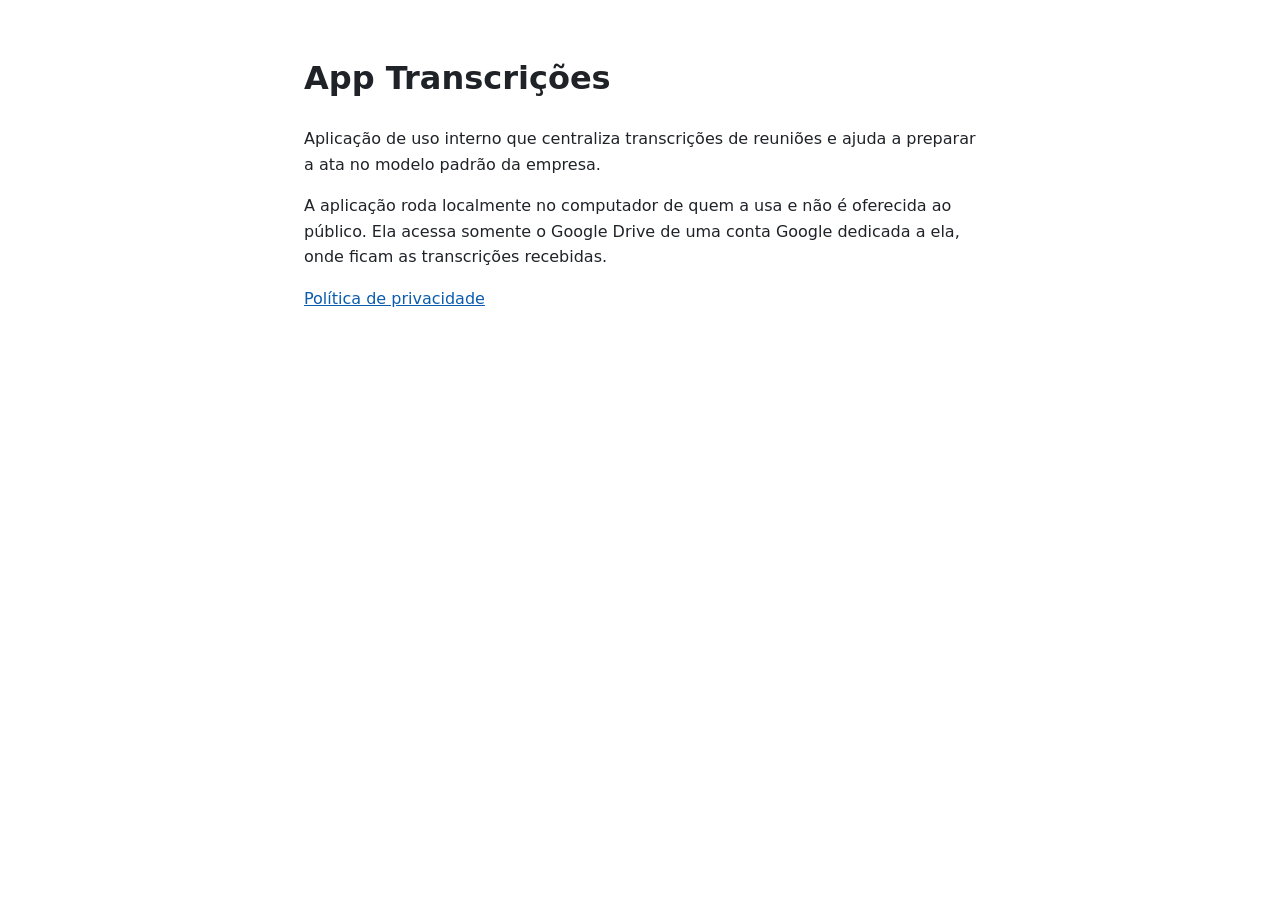
<file: index.html>
<!doctype html>
<html lang="pt-BR">
<head>
  <meta charset="utf-8">
  <meta name="viewport" content="width=device-width, initial-scale=1">
  <title>App Transcrições</title>
  <link rel="stylesheet" href="estilo.css">
</head>
<body>
  <main>
    <h1>App Transcrições</h1>
    <p>Aplicação de uso interno que centraliza transcrições de reuniões e ajuda a preparar a ata no modelo padrão da empresa.</p>
    <p>A aplicação roda localmente no computador de quem a usa e não é oferecida ao público. Ela acessa somente o Google Drive de uma conta Google dedicada a ela, onde ficam as transcrições recebidas.</p>
    <p><a href="privacidade.html">Política de privacidade</a></p>
  </main>
</body>
</html>
</file>
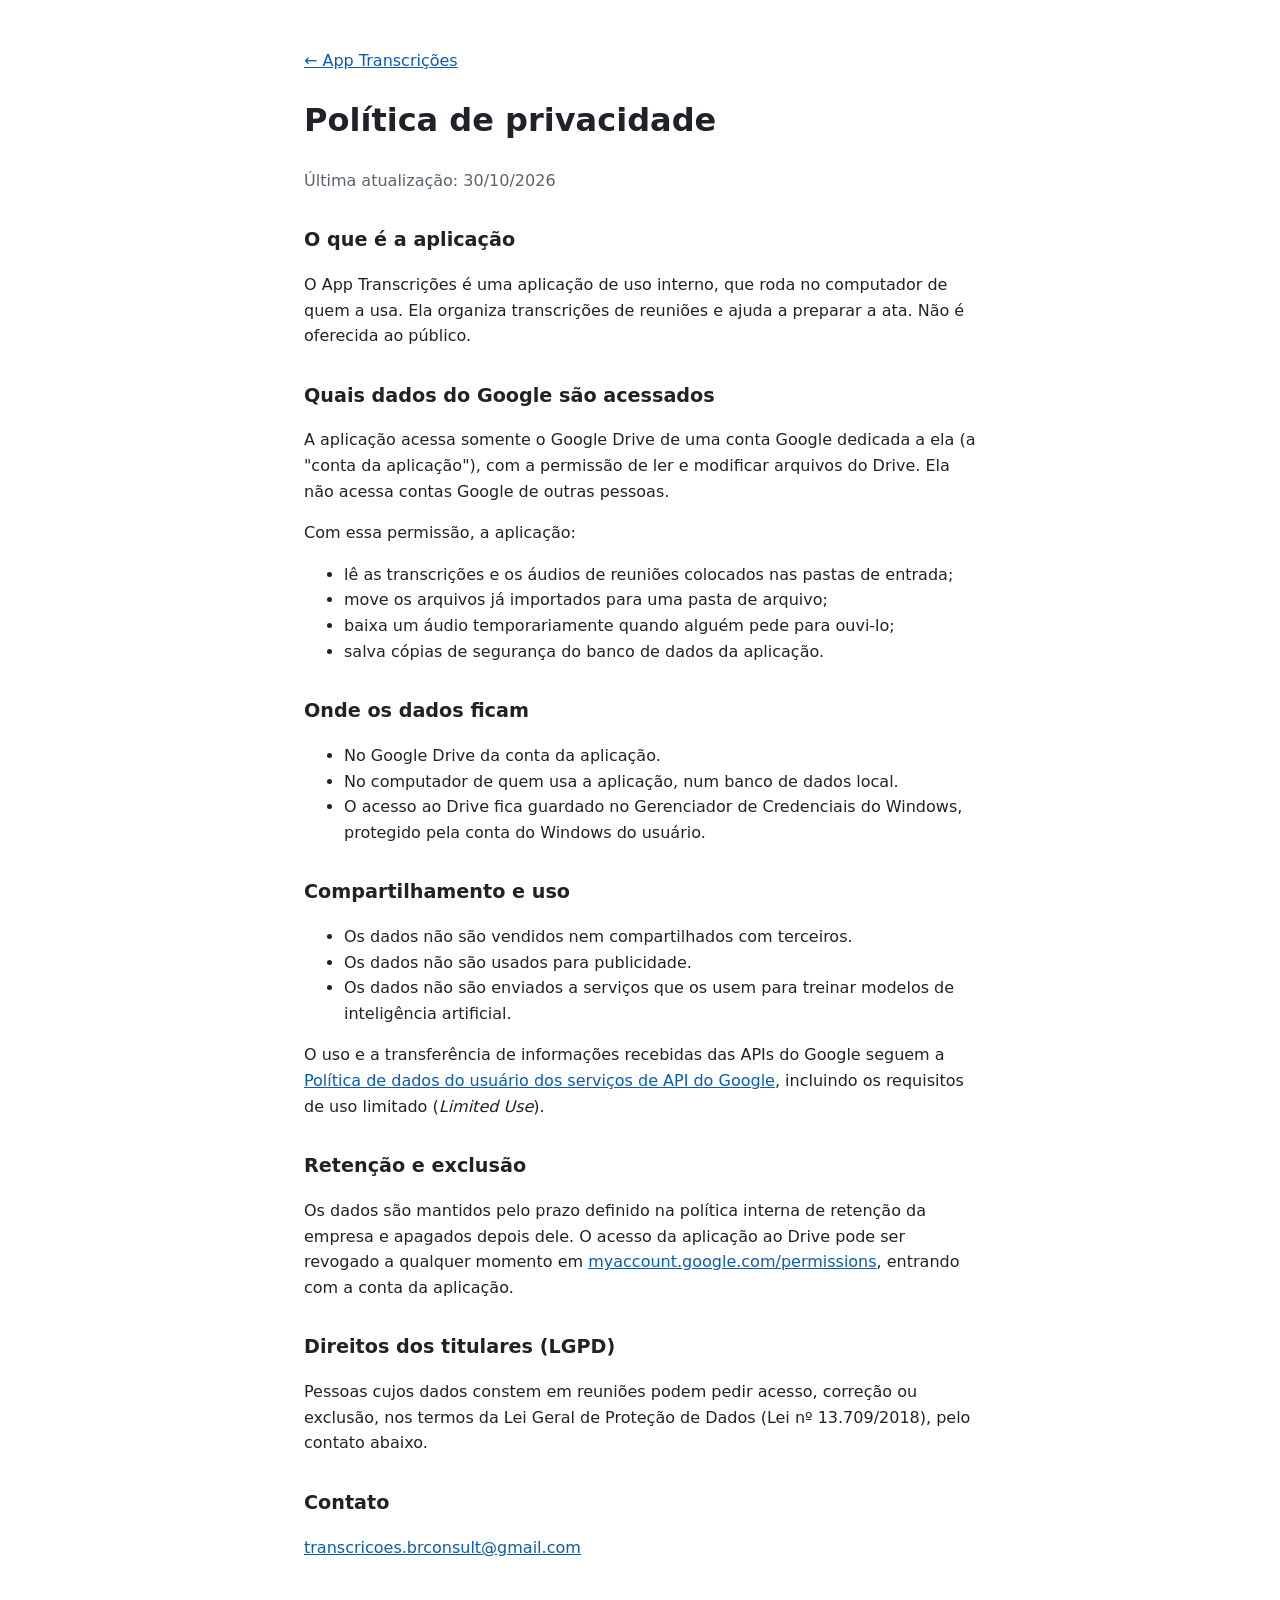
<file: privacidade.html>
<!doctype html>
<html lang="pt-BR">
<head>
  <meta charset="utf-8">
  <meta name="viewport" content="width=device-width, initial-scale=1">
  <title>Política de privacidade · App Transcrições</title>
  <link rel="stylesheet" href="estilo.css">
</head>
<body>
  <main>
    <p><a href="index.html">← App Transcrições</a></p>
    <h1>Política de privacidade</h1>
    <p class="data">Última atualização: 30/10/2026</p>

    <h2>O que é a aplicação</h2>
    <p>O App Transcrições é uma aplicação de uso interno, que roda no computador de quem a usa. Ela organiza transcrições de reuniões e ajuda a preparar a ata. Não é oferecida ao público.</p>

    <h2>Quais dados do Google são acessados</h2>
    <p>A aplicação acessa somente o Google Drive de uma conta Google dedicada a ela (a "conta da aplicação"), com a permissão de ler e modificar arquivos do Drive. Ela não acessa contas Google de outras pessoas.</p>
    <p>Com essa permissão, a aplicação:</p>
    <ul>
      <li>lê as transcrições e os áudios de reuniões colocados nas pastas de entrada;</li>
      <li>move os arquivos já importados para uma pasta de arquivo;</li>
      <li>baixa um áudio temporariamente quando alguém pede para ouvi-lo;</li>
      <li>salva cópias de segurança do banco de dados da aplicação.</li>
    </ul>

    <h2>Onde os dados ficam</h2>
    <ul>
      <li>No Google Drive da conta da aplicação.</li>
      <li>No computador de quem usa a aplicação, num banco de dados local.</li>
      <li>O acesso ao Drive fica guardado no Gerenciador de Credenciais do Windows, protegido pela conta do Windows do usuário.</li>
    </ul>

    <h2>Compartilhamento e uso</h2>
    <ul>
      <li>Os dados não são vendidos nem compartilhados com terceiros.</li>
      <li>Os dados não são usados para publicidade.</li>
      <li>Os dados não são enviados a serviços que os usem para treinar modelos de inteligência artificial.</li>
    </ul>
    <p>O uso e a transferência de informações recebidas das APIs do Google seguem a <a href="https://developers.google.com/terms/api-services-user-data-policy">Política de dados do usuário dos serviços de API do Google</a>, incluindo os requisitos de uso limitado (<em>Limited Use</em>).</p>

    <h2>Retenção e exclusão</h2>
    <p>Os dados são mantidos pelo prazo definido na política interna de retenção da empresa e apagados depois dele. O acesso da aplicação ao Drive pode ser revogado a qualquer momento em <a href="https://myaccount.google.com/permissions">myaccount.google.com/permissions</a>, entrando com a conta da aplicação.</p>

    <h2>Direitos dos titulares (LGPD)</h2>
    <p>Pessoas cujos dados constem em reuniões podem pedir acesso, correção ou exclusão, nos termos da Lei Geral de Proteção de Dados (Lei nº 13.709/2018), pelo contato abaixo.</p>

    <h2>Contato</h2>
    <p><a href="mailto:EMAIL_DA_CONTA_DA_APLICACAO">transcricoes.brconsult@gmail.com</a></p>
  </main>
</body>
</html>
</file>
<file: estilo.css>
:root {
  color-scheme: light dark;
  --texto: #1f2328;
  --fundo: #ffffff;
  --link: #0b5cad;
  --suave: #59636e;
}

@media (prefers-color-scheme: dark) {
  :root {
    --texto: #e6edf3;
    --fundo: #0d1117;
    --link: #6cb6ff;
    --suave: #9198a1;
  }
}

body {
  margin: 0;
  background: var(--fundo);
  color: var(--texto);
  font: 16px/1.6 system-ui, -apple-system, "Segoe UI", Roboto, sans-serif;
}

main {
  max-width: 42rem;
  margin: 0 auto;
  padding: 2rem 1rem 4rem;
}

a {
  color: var(--link);
}

h2 {
  margin-top: 2rem;
  font-size: 1.2rem;
}

.data {
  color: var(--suave);
}
</file>
